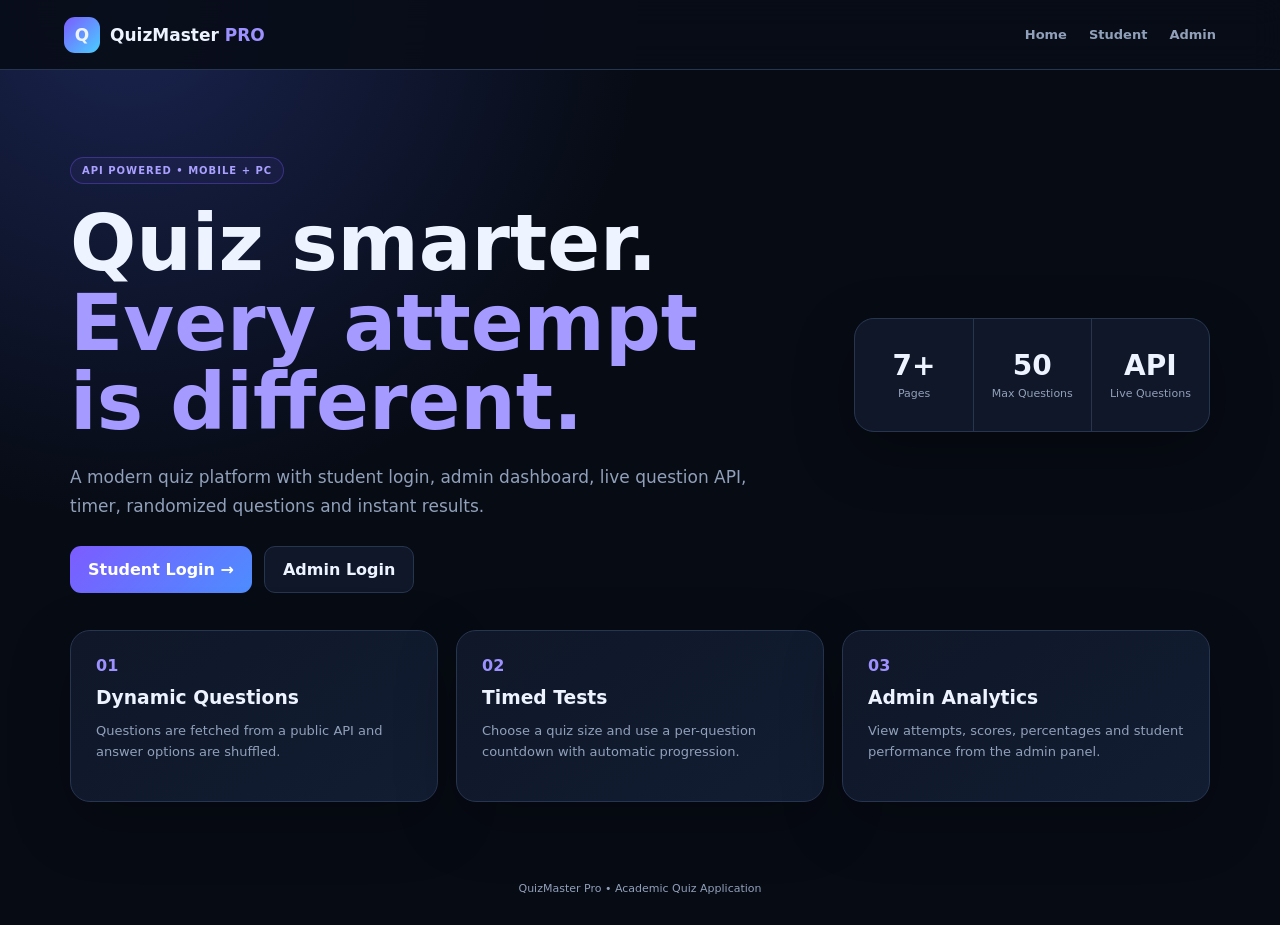
<file: index.html>
<!doctype html><html lang="en"><head><meta charset="UTF-8"><meta name="viewport" content="width=device-width,initial-scale=1"><meta name="theme-color" content="#080d19"><title>QuizMaster Pro</title><link rel="stylesheet" href="style.css"></head><body>
<header><a class="brand" href="index.html"><span>Q</span><b>QuizMaster <i>PRO</i></b></a><nav><a href="index.html">Home</a><a href="student-login.html">Student</a><a href="admin-login.html">Admin</a></nav></header>
<main class="home"><section class="hero"><div><small class="tag">API POWERED • MOBILE + PC</small><h1>Quiz smarter.<br><em>Every attempt is different.</em></h1><p>A modern quiz platform with student login, admin dashboard, live question API, timer, randomized questions and instant results.</p><div class="actions"><a class="btn primary" href="student-login.html">Student Login →</a><a class="btn ghost" href="admin-login.html">Admin Login</a></div></div><div class="hero-box"><div><strong>7+</strong><span>Pages</span></div><div><strong>50</strong><span>Max Questions</span></div><div><strong>API</strong><span>Live Questions</span></div></div></section>
<section class="cards"><article><b>01</b><h3>Dynamic Questions</h3><p>Questions are fetched from a public API and answer options are shuffled.</p></article><article><b>02</b><h3>Timed Tests</h3><p>Choose a quiz size and use a per-question countdown with automatic progression.</p></article><article><b>03</b><h3>Admin Analytics</h3><p>View attempts, scores, percentages and student performance from the admin panel.</p></article></section></main><footer>QuizMaster Pro • Academic Quiz Application</footer></body></html>
</file>
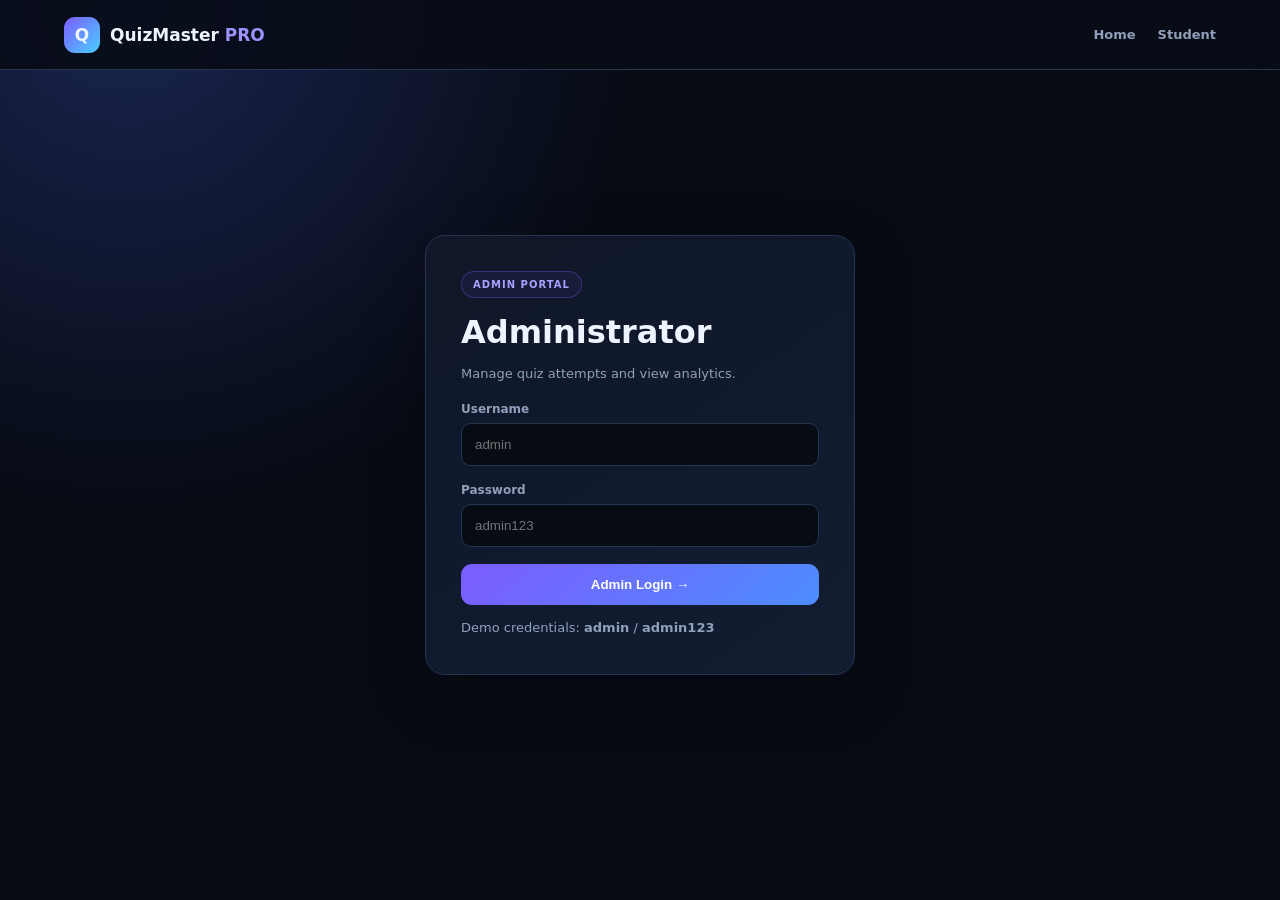
<file: admin-dashboard.html>
<!doctype html><html lang="en"><head><meta charset="UTF-8"><meta name="viewport" content="width=device-width,initial-scale=1"><title>Admin Dashboard</title><link rel="stylesheet" href="style.css"></head><body><header><a class="brand" href="#"><span>Q</span><b>QuizMaster <i>PRO</i></b></a><nav><a href="index.html" onclick="sessionStorage.removeItem('admin')">Logout</a></nav></header><main class="dash"><div class="welcome"><div><small class="tag">ADMIN DASHBOARD</small><h1>Quiz Analytics</h1><p>Monitor student quiz attempts stored on this browser.</p></div></div><section class="admin-stats"><div class="panel"><b id="a">0</b><span>Attempts</span></div><div class="panel"><b id="st">0</b><span>Students</span></div><div class="panel"><b id="av">0%</b><span>Average</span></div></section><div class="panel"><div class="row between"><h2>All Attempts</h2><button class="btn danger" onclick="wipe()">Delete All</button></div><div class="tablewrap"><table><thead><tr><th>Student</th><th>ID</th><th>Subject</th><th>Level</th><th>Score</th><th>%</th><th>Date</th></tr></thead><tbody id="rows"></tbody></table></div></div></main><script>if(sessionStorage.getItem('admin')!=='1')location.href='admin-login.html';function render(){let h=JSON.parse(localStorage.getItem('quizResults')||'[]');a.textContent=h.length;st.textContent=new Set(h.map(x=>x.id)).size;av.textContent=h.length?Math.round(h.reduce((s,x)=>s+x.pct,0)/h.length)+'%':'0%';rows.innerHTML=h.length?h.map(x=>`<tr><td>${x.name}</td><td>${x.id}</td><td>${x.subject}</td><td>${x.difficulty}</td><td>${x.correct}/${x.total}</td><td>${x.pct}%</td><td>${x.date}</td></tr>`).join(''):'<tr><td colspan="7">No attempts recorded.</td></tr>'}function wipe(){if(confirm('Delete all quiz results?')){localStorage.removeItem('quizResults');render()}}render()</script></body></html>
</file>
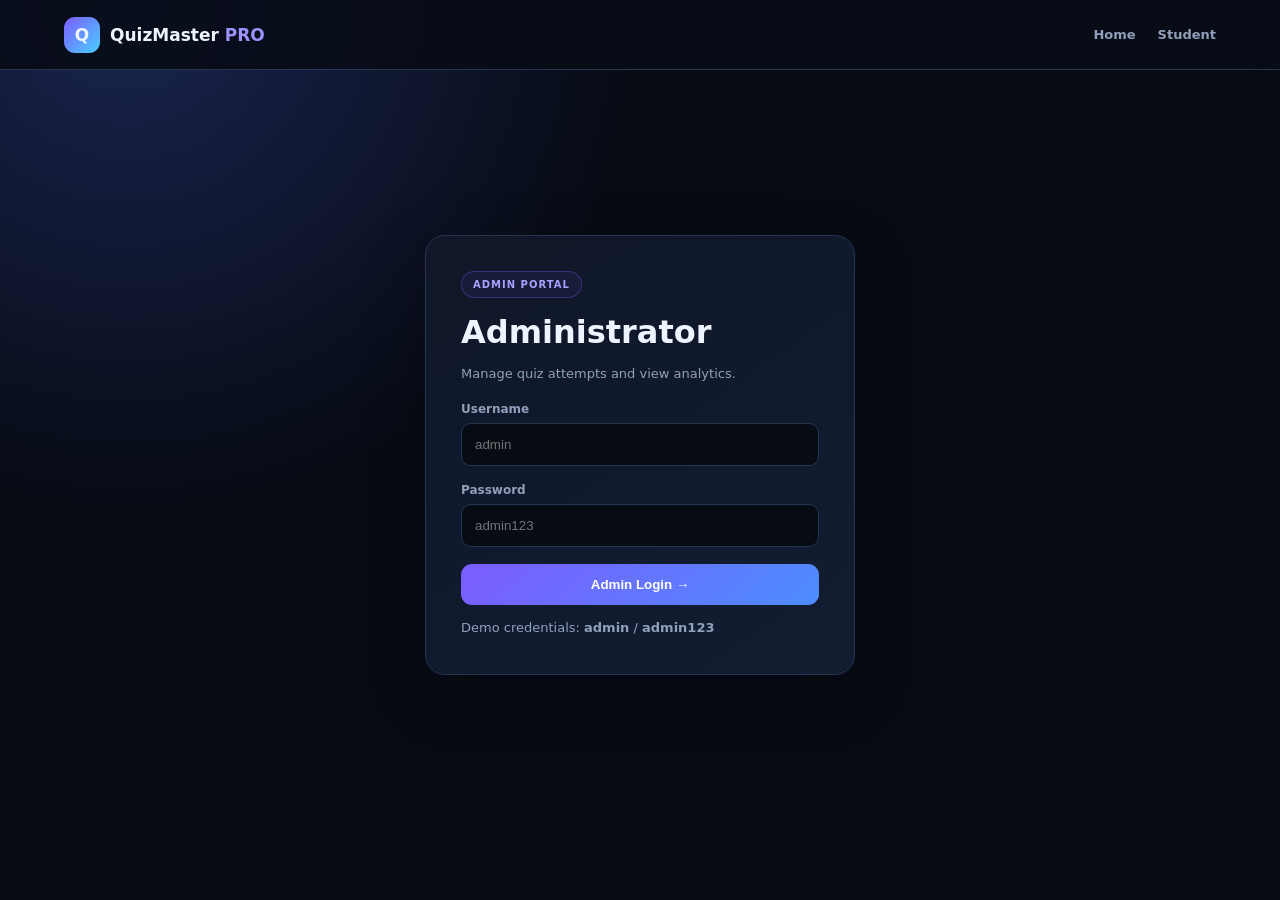
<file: admin-login.html>
<!doctype html><html lang="en"><head><meta charset="UTF-8"><meta name="viewport" content="width=device-width,initial-scale=1"><title>Admin Login • QuizMaster Pro</title><link rel="stylesheet" href="style.css"></head><body><header><a class="brand" href="index.html"><span>Q</span><b>QuizMaster <i>PRO</i></b></a><nav><a href="index.html">Home</a><a href="student-login.html">Student</a></nav></header><main class="auth"><div class="auth-card"><small class="tag">ADMIN PORTAL</small><h1>Administrator</h1><p>Manage quiz attempts and view analytics.</p><label>Username<input id="u" placeholder="admin"></label><label>Password<input id="p" type="password" placeholder="admin123"></label><button class="btn primary full" onclick="login()">Admin Login →</button><div id="msg" class="msg"></div><small class="hint">Demo credentials: <b>admin</b> / <b>admin123</b></small></div></main><script>function login(){if(document.getElementById('u').value==='admin'&&document.getElementById('p').value==='admin123'){sessionStorage.setItem('admin','1');location.href='admin-dashboard.html'}else document.getElementById('msg').textContent='Invalid admin credentials.'}</script></body></html>
</file>
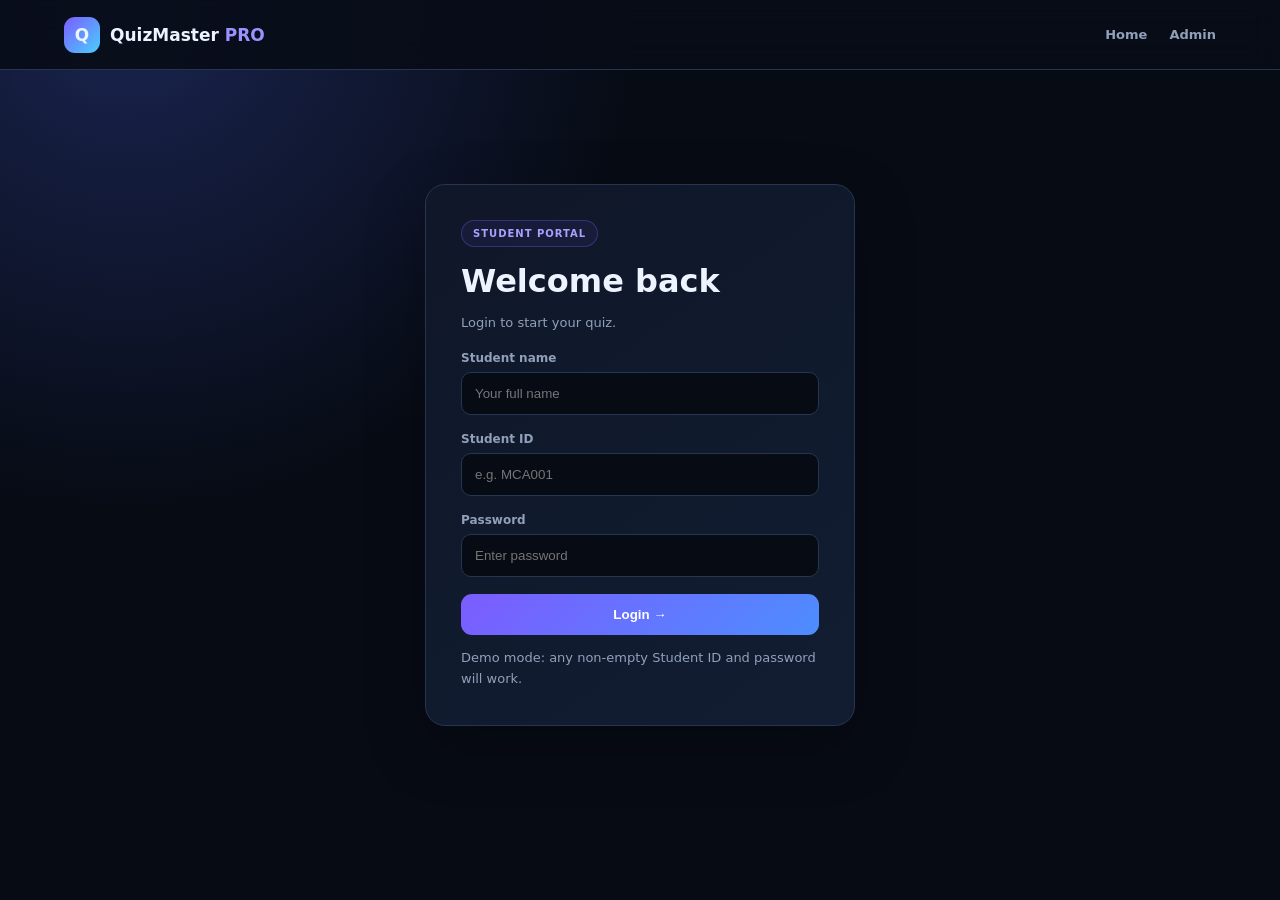
<file: history.html>
<!doctype html><html lang="en"><head><meta charset="UTF-8"><meta name="viewport" content="width=device-width,initial-scale=1"><title>Attempt History</title><link rel="stylesheet" href="style.css"></head><body><header><a class="brand" href="student-dashboard.html"><span>Q</span><b>QuizMaster <i>PRO</i></b></a><nav><a href="student-dashboard.html">Dashboard</a></nav></header><main class="dash"><div class="panel"><div class="row between"><div><small class="tag">MY HISTORY</small><h1>Quiz Attempts</h1></div><button class="btn danger" onclick="clearMine()">Clear My History</button></div><div id="list"></div></div></main><script>let s=JSON.parse(localStorage.getItem('student')||'null');if(!s)location.href='student-login.html';function render(){let h=JSON.parse(localStorage.getItem('quizResults')||'[]').filter(x=>x.id===s.id);list.innerHTML=h.length?h.map(x=>`<div class="history"><div><b>${x.subject} • ${x.difficulty}</b><small>${x.date} • ${x.correct}/${x.total}</small></div><strong>${x.pct}%<small>Grade ${x.grade}</small></strong></div>`).join(''):'<p class="hint">No attempts yet.</p>'}function clearMine(){let h=JSON.parse(localStorage.getItem('quizResults')||'[]').filter(x=>x.id!==s.id);localStorage.setItem('quizResults',JSON.stringify(h));render()}render()</script></body></html>
</file>
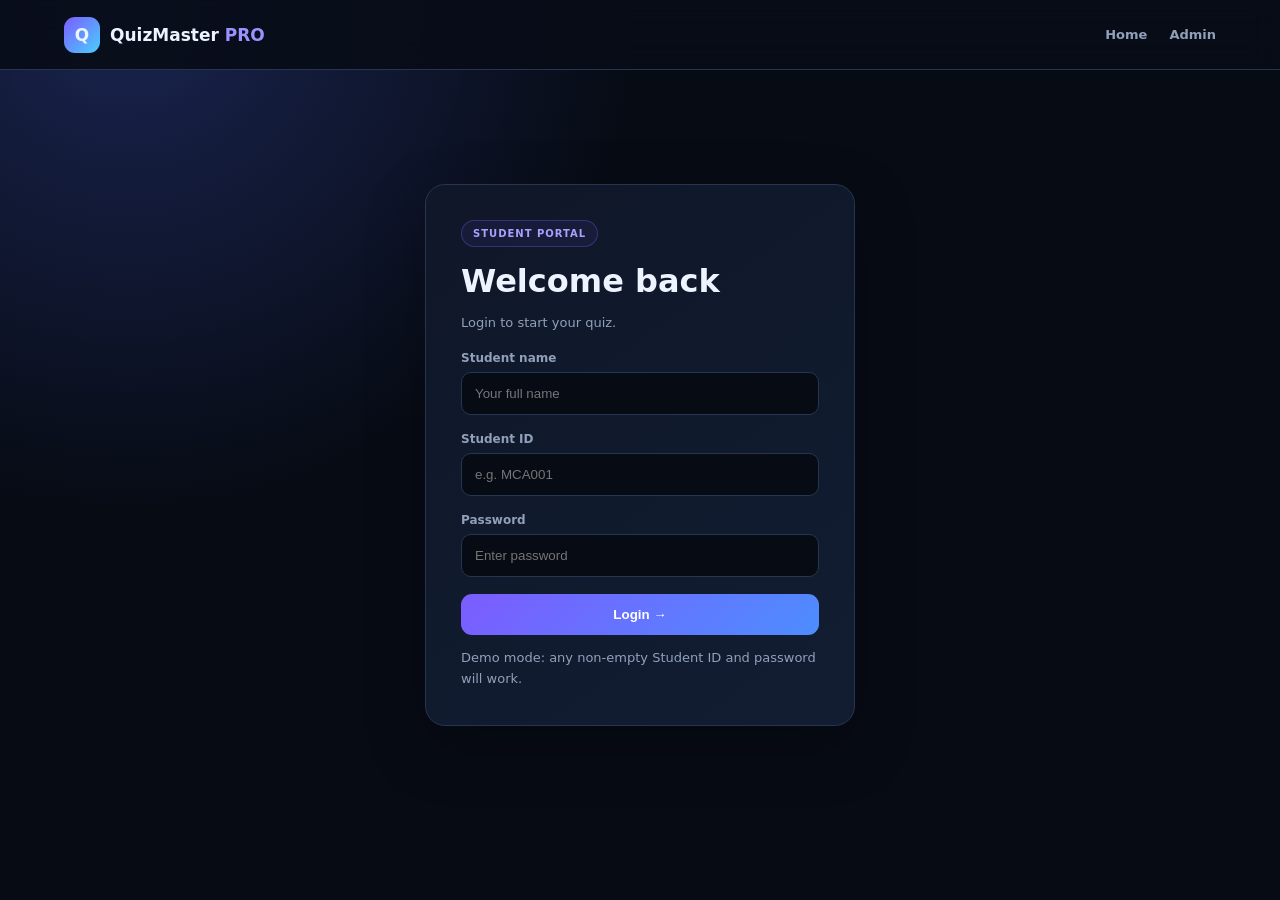
<file: quiz.html>
<!doctype html><html lang="en"><head><meta charset="UTF-8"><meta name="viewport" content="width=device-width,initial-scale=1"><title>Quiz</title><link rel="stylesheet" href="style.css"></head><body><header><a class="brand" href="#"><span>Q</span><b>QuizMaster <i>PRO</i></b></a><span class="timer" id="timer">00:45</span></header><main class="quiz"><div class="qtop"><span id="progress">Question 1</span><span id="score">0 correct</span></div><div class="bar"><i id="bar"></i></div><section class="quiz-grid"><div class="panel question"><small id="qnum" class="tag">QUESTION 01</small><h1 id="qt">Loading...</h1><div id="opts"></div><div class="row"><button class="btn ghost" id="prev">← Previous</button><button class="btn primary" id="next">Next →</button></div></div><aside class="panel nav"><h3>Questions</h3><div id="nav"></div><button class="btn danger full" id="finish">Submit Quiz</button></aside></section></main><script src="quiz.js"></script></body></html>
</file>
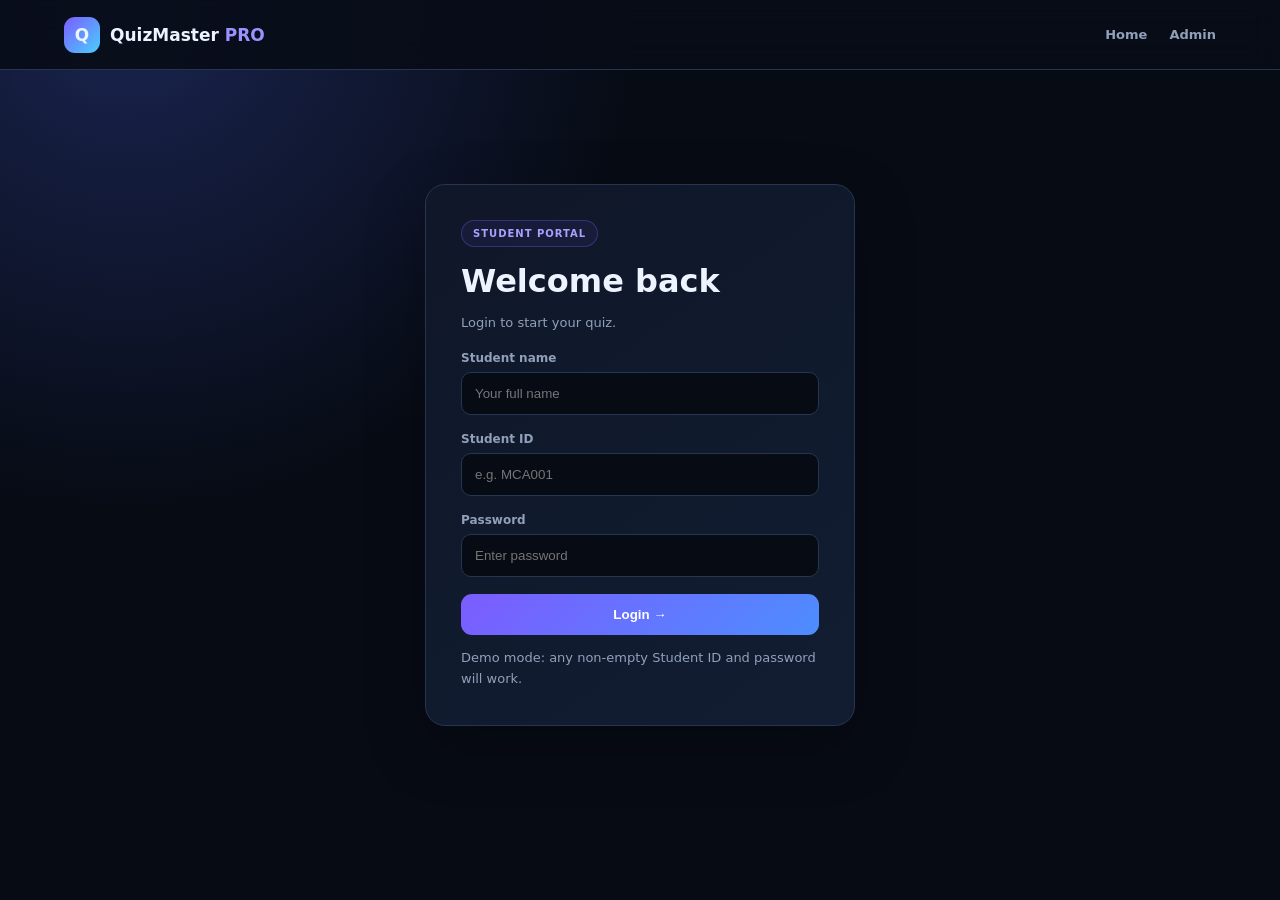
<file: result.html>
<!doctype html><html lang="en"><head><meta charset="UTF-8"><meta name="viewport" content="width=device-width,initial-scale=1"><title>Quiz Result</title><link rel="stylesheet" href="style.css"></head><body><header><a class="brand" href="student-dashboard.html"><span>Q</span><b>QuizMaster <i>PRO</i></b></a><nav><a href="student-dashboard.html">Dashboard</a><a href="history.html">History</a></nav></header><main class="result"><div class="result-card"><small class="tag">RESULT</small><h1 id="title">Quiz Completed</h1><div class="circle"><b id="pct">0%</b><span id="grade">Grade F</span></div><h2 id="remark"></h2><div class="stats"><div><b id="correct">0</b><span>Correct</span></div><div><b id="wrong">0</b><span>Wrong</span></div><div><b id="skip">0</b><span>Skipped</span></div><div><b id="score">0/0</b><span>Score</span></div></div><div class="actions"><a class="btn primary" href="student-dashboard.html">New Quiz</a><a class="btn ghost" href="history.html">History</a></div></div></main><script>let r=JSON.parse(localStorage.getItem('lastResult')||'null');if(!r)location.href='student-dashboard.html';title.textContent=`Well done, ${r.name}!`;pct.textContent=r.pct+'%';grade.textContent='Grade '+r.grade;remark.textContent=r.remark;correct.textContent=r.correct;wrong.textContent=r.wrong;skip.textContent=r.skip;score.textContent=r.correct+'/'+r.total</script></body></html>
</file>
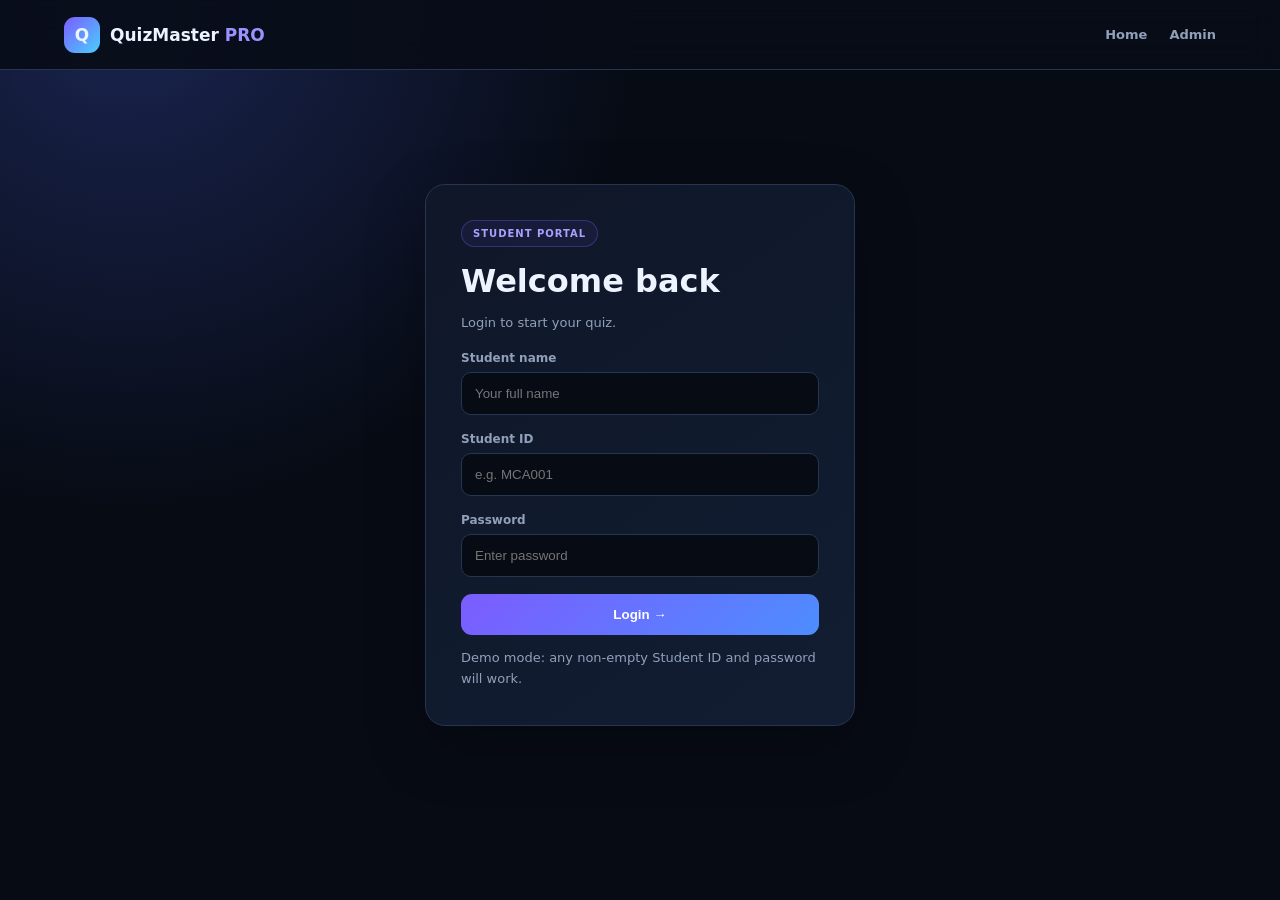
<file: student-dashboard.html>
<!doctype html><html lang="en"><head><meta charset="UTF-8"><meta name="viewport" content="width=device-width,initial-scale=1"><title>Student Dashboard</title><link rel="stylesheet" href="style.css"></head><body><header><a class="brand" href="index.html"><span>Q</span><b>QuizMaster <i>PRO</i></b></a><nav><a href="student-dashboard.html">Dashboard</a><a href="index.html" onclick="localStorage.removeItem('student')">Logout</a></nav></header><main class="dash"><div class="welcome"><div><small class="tag">STUDENT DASHBOARD</small><h1>Hi, <span id="nm">Student</span> 👋</h1><p>Configure your test and begin.</p></div></div><section class="setup"><div class="panel"><h2>Quiz Configuration</h2><label>Subject<select id="subject"><option value="computer">Computer Science</option><option value="general">General Knowledge</option><option value="science">Science</option><option value="history">History</option><option value="geography">Geography</option><option value="animals">Animals</option></select></label><label>Difficulty<select id="difficulty"><option value="easy">Easy</option><option value="medium" selected>Medium</option><option value="hard">Hard</option></select></label><label>Questions<select id="amount"><option>10</option><option selected>20</option><option>35</option><option>50</option></select></label><label>Seconds per question<select id="time"><option>30</option><option selected>45</option><option>60</option><option>90</option></select></label><button class="btn primary full" onclick="start()">Start Quiz →</button><p class="hint">Questions are loaded from Open Trivia DB. If the API returns fewer questions, a local fallback bank keeps the quiz running.</p></div><div class="panel"><h2>Your Activity</h2><div class="big-stat"><b id="attempts">0</b><span>Total Attempts</span></div><div class="big-stat"><b id="avg">0%</b><span>Average Score</span></div><a class="btn ghost full" href="history.html">View Attempt History</a></div></section></main><script>let s=JSON.parse(localStorage.getItem('student')||'null');if(!s)location.href='student-login.html';document.getElementById('nm').textContent=s.name;let h=JSON.parse(localStorage.getItem('quizResults')||'[]').filter(x=>x.id===s.id);document.getElementById('attempts').textContent=h.length;document.getElementById('avg').textContent=h.length?Math.round(h.reduce((a,b)=>a+b.pct,0)/h.length)+'%':'0%';function start(){let q={subject:subject.value,difficulty:difficulty.value,amount:+amount.value,time:+time.value};localStorage.setItem('quizConfig',JSON.stringify(q));location.href='quiz.html'}</script></body></html>
</file>
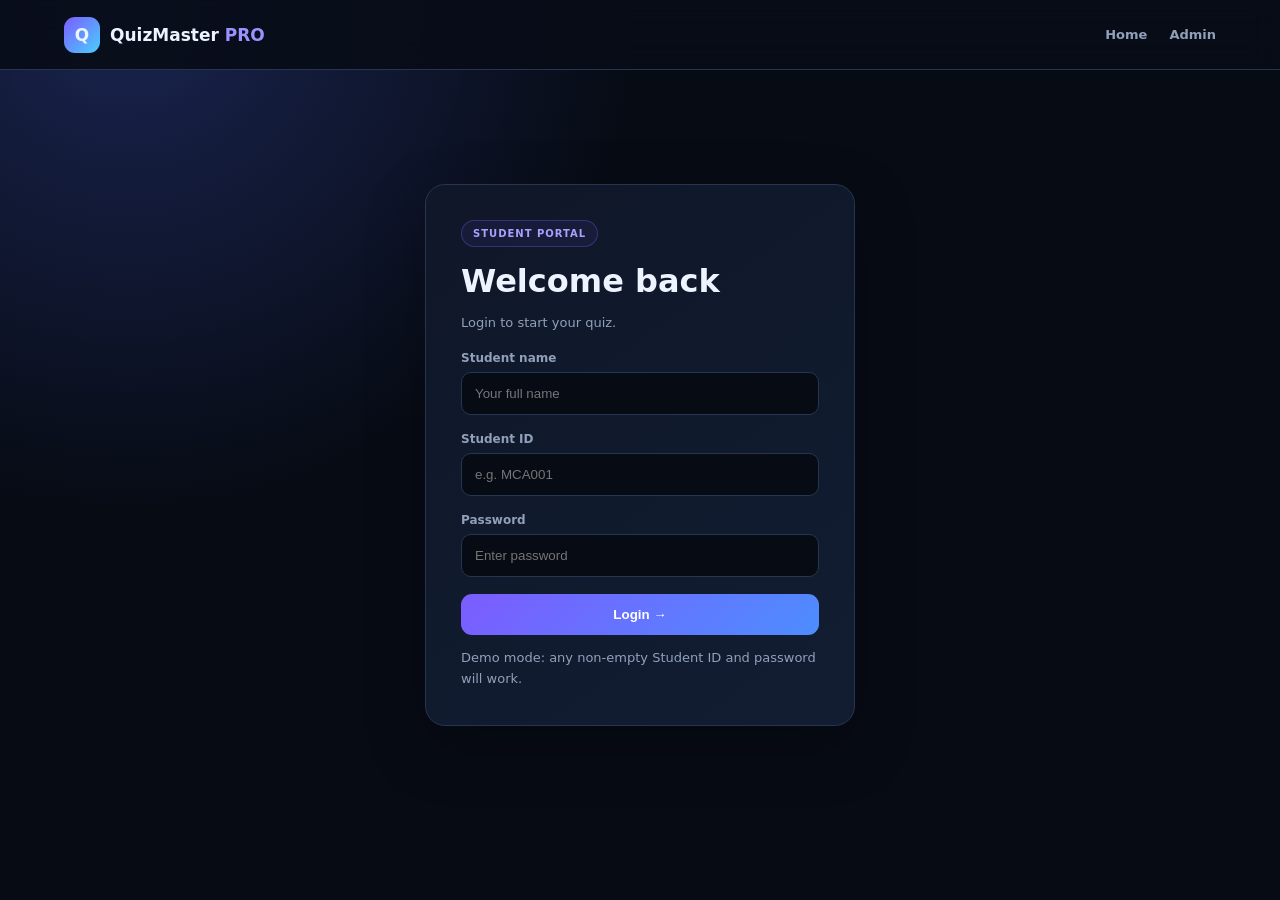
<file: student-login.html>
<!doctype html><html lang="en"><head><meta charset="UTF-8"><meta name="viewport" content="width=device-width,initial-scale=1"><title>Student Login • QuizMaster Pro</title><link rel="stylesheet" href="style.css"></head><body><header><a class="brand" href="index.html"><span>Q</span><b>QuizMaster <i>PRO</i></b></a><nav><a href="index.html">Home</a><a href="admin-login.html">Admin</a></nav></header><main class="auth"><div class="auth-card"><small class="tag">STUDENT PORTAL</small><h1>Welcome back</h1><p>Login to start your quiz.</p><label>Student name<input id="name" placeholder="Your full name"></label><label>Student ID<input id="sid" placeholder="e.g. MCA001"></label><label>Password<input id="pass" type="password" placeholder="Enter password"></label><button class="btn primary full" onclick="login()">Login →</button><div id="msg" class="msg"></div><small class="hint">Demo mode: any non-empty Student ID and password will work.</small></div></main><script>function login(){let n=document.getElementById('name').value.trim(),id=document.getElementById('sid').value.trim(),p=document.getElementById('pass').value;if(!n||!id||!p){document.getElementById('msg').textContent='Please fill all fields.';return}localStorage.setItem('student',JSON.stringify({name:n,id:id}));location.href='student-dashboard.html'}</script></body></html>
</file>
<file: style.css>
*{box-sizing:border-box} :root{--bg:#070b14;--panel:#0f1728;--panel2:#121d32;--text:#edf3ff;--muted:#91a0ba;--line:#263550;--a:#7c5cff;--b:#19c7b2;--red:#ff5c73}body{margin:0;background:radial-gradient(circle at 10% 0,#1a2450,transparent 35%),var(--bg);color:var(--text);font-family:Inter,system-ui,Arial,sans-serif;min-height:100vh}a{text-decoration:none;color:inherit}header{height:70px;border-bottom:1px solid var(--line);display:flex;align-items:center;justify-content:space-between;padding:0 max(16px,5vw);background:#080d18e8;backdrop-filter:blur(15px);position:sticky;top:0;z-index:5}.brand{display:flex;align-items:center;gap:10px;font-size:17px}.brand span{width:36px;height:36px;border-radius:11px;background:linear-gradient(135deg,var(--a),#48cfff);display:grid;place-items:center;font-weight:900}.brand i{color:#9d91ff;font-style:normal}nav{display:flex;gap:22px;color:var(--muted);font-size:13px;font-weight:700}nav a:hover{color:#fff}main{max-width:1180px;margin:auto;padding:50px 20px}.hero{min-height:510px;display:flex;align-items:center;justify-content:space-between;gap:35px}.hero>div:first-child{max-width:710px}.tag{display:inline-block;padding:7px 11px;border-radius:99px;border:1px solid #7c5cff55;color:#aaa0ff;background:#7c5cff12;font-size:10px;font-weight:900;letter-spacing:1px}.hero h1{font-size:clamp(42px,7vw,78px);line-height:1.02;margin:20px 0}.hero em{color:#a59aff;font-style:normal}.hero p{color:var(--muted);font-size:17px;line-height:1.7}.actions,.row{display:flex;gap:12px;margin-top:25px}.btn{display:inline-flex;justify-content:center;align-items:center;padding:13px 18px;border-radius:11px;border:1px solid var(--line);font-weight:800;cursor:pointer}.primary{background:linear-gradient(135deg,var(--a),#4d8dff);color:#fff;border:0}.ghost{background:var(--panel);color:var(--text)}.danger{background:#ff5c7312;color:#ff7d8e;border-color:#ff5c7344}.full{width:100%}.hero-box{display:grid;grid-template-columns:repeat(3,1fr);background:var(--line);gap:1px;border:1px solid var(--line);border-radius:20px;overflow:hidden;box-shadow:0 20px 60px #0005}.hero-box div{background:var(--panel);padding:30px 18px;text-align:center}.hero-box strong{display:block;font-size:28px}.hero-box span,.big-stat span{font-size:11px;color:var(--muted)}.cards,.setup,.admin-stats{display:grid;grid-template-columns:repeat(3,1fr);gap:18px}.cards article,.panel,.auth-card,.result-card{background:linear-gradient(145deg,var(--panel),var(--panel2));border:1px solid var(--line);border-radius:20px;padding:25px;box-shadow:0 20px 60px #0004}.cards b{color:#9d91ff}.cards h3{margin:12px 0}.cards p,.hint,.auth-card>p{color:var(--muted);font-size:13px;line-height:1.6}.auth{display:grid;place-items:center;min-height:calc(100vh - 130px)}.auth-card{width:min(430px,100%);padding:35px}.auth-card h1{font-size:32px;margin:15px 0 5px}.auth-card label,.panel label{display:block;color:var(--muted);font-size:12px;font-weight:800;margin:17px 0}.auth-card input,.panel input,.panel select{width:100%;margin-top:7px;padding:13px;border-radius:10px;border:1px solid var(--line);background:var(--bg);color:var(--text);outline:0}.auth-card input:focus,.panel input:focus,.panel select:focus{border-color:var(--a)}.msg{color:#ff7788;font-size:12px;margin-top:12px}.dash h1{font-size:40px;margin:12px 0}.welcome{margin-bottom:30px}.setup{grid-template-columns:1.2fr .8fr}.panel h2{margin-top:0}.big-stat{padding:22px 0;border-bottom:1px solid var(--line)}.big-stat b{display:block;font-size:38px;color:#a69bff}.big-stat span{display:block;margin-top:3px}.quiz{max-width:1100px}.qtop{display:flex;justify-content:space-between;color:var(--muted);font-size:12px;margin-bottom:8px}.bar{height:5px;background:var(--line);border-radius:99px;overflow:hidden}.bar i{display:block;height:100%;background:linear-gradient(90deg,var(--a),var(--b));width:0}.quiz-grid{display:grid;grid-template-columns:1fr 250px;gap:18px;margin-top:18px}.question{min-height:570px;display:flex;flex-direction:column}.question h1{font-size:clamp(24px,3.4vw,38px);line-height:1.3;margin:20px 0 28px}.option{width:100%;display:flex;gap:13px;align-items:center;text-align:left;background:var(--panel2);color:var(--text);border:1px solid var(--line);padding:15px;border-radius:12px;margin:10px 0;cursor:pointer}.option b,.navbtn{width:32px;height:32px;border-radius:8px;display:grid;place-items:center;background:var(--bg);color:#a69bff;flex:none}.option.selected{border-color:var(--a);background:#7c5cff18}.timer{font-variant-numeric:tabular-nums;padding:10px 15px;border:1px solid var(--line);border-radius:10px;font-weight:900;color:#a99cff}.timer.danger{color:#ff7283;border-color:#ff5c7355}.nav{height:max-content}.navbtn{border:1px solid var(--line);cursor:pointer;color:var(--muted);background:var(--panel2);width:100%;height:auto;padding:8px}.navbtn.current{border-color:var(--a);color:#fff;background:#7c5cff33}.navbtn.done{color:#55d8c2;border-color:#19c7b244}.nav #nav{display:grid;grid-template-columns:repeat(5,1fr);gap:7px}.result{display:grid;place-items:center;min-height:calc(100vh - 130px)}.result-card{text-align:center;width:min(650px,100%);padding:40px}.result-card h1{font-size:35px}.circle{width:160px;height:160px;border:9px solid #7c5cff55;border-radius:50%;margin:25px auto;display:grid;place-content:center}.circle b{font-size:40px}.circle span{font-size:12px;color:var(--muted)}.stats{display:grid;grid-template-columns:repeat(4,1fr);border:1px solid var(--line);border-radius:12px;overflow:hidden}.stats div{padding:14px 5px;border-right:1px solid var(--line)}.stats b,.stats span{display:block}.stats span{font-size:10px;color:var(--muted);margin-top:4px}.history{display:flex;justify-content:space-between;border-bottom:1px solid var(--line);padding:16px 0}.history:last-child{border:0}.history small{display:block;color:var(--muted);font-size:11px;margin-top:5px}.history strong{text-align:right}.admin-stats{grid-template-columns:repeat(3,1fr);margin-bottom:20px}.admin-stats .panel b{display:block;font-size:35px;color:#a69bff}.admin-stats .panel span{font-size:12px;color:var(--muted)}.between{justify-content:space-between;align-items:center}.tablewrap{overflow:auto}table{width:100%;border-collapse:collapse;font-size:12px;min-width:700px}th,td{text-align:left;padding:13px;border-bottom:1px solid var(--line)}th{color:#a69bff}footer{text-align:center;color:var(--muted);padding:30px;font-size:11px}@media(max-width:800px){.hero{display:block;padding-top:20px}.hero-box{margin-top:30px}.cards,.setup,.quiz-grid,.admin-stats{grid-template-columns:1fr}.nav{order:2}.question{min-height:600px}}@media(max-width:520px){header{padding:0 12px}nav{gap:10px;font-size:11px}main{padding:30px 13px}.hero h1{font-size:43px}.hero p{font-size:14px}.hero-box div{padding:20px 5px}.cards article,.panel,.auth-card,.result-card{border-radius:15px;padding:20px}.stats{grid-template-columns:repeat(2,1fr)}.stats div:nth-child(2){border-right:0}.stats div{border-bottom:1px solid var(--line)}.actions{flex-direction:column}.actions .btn{width:100%}}
</file>
